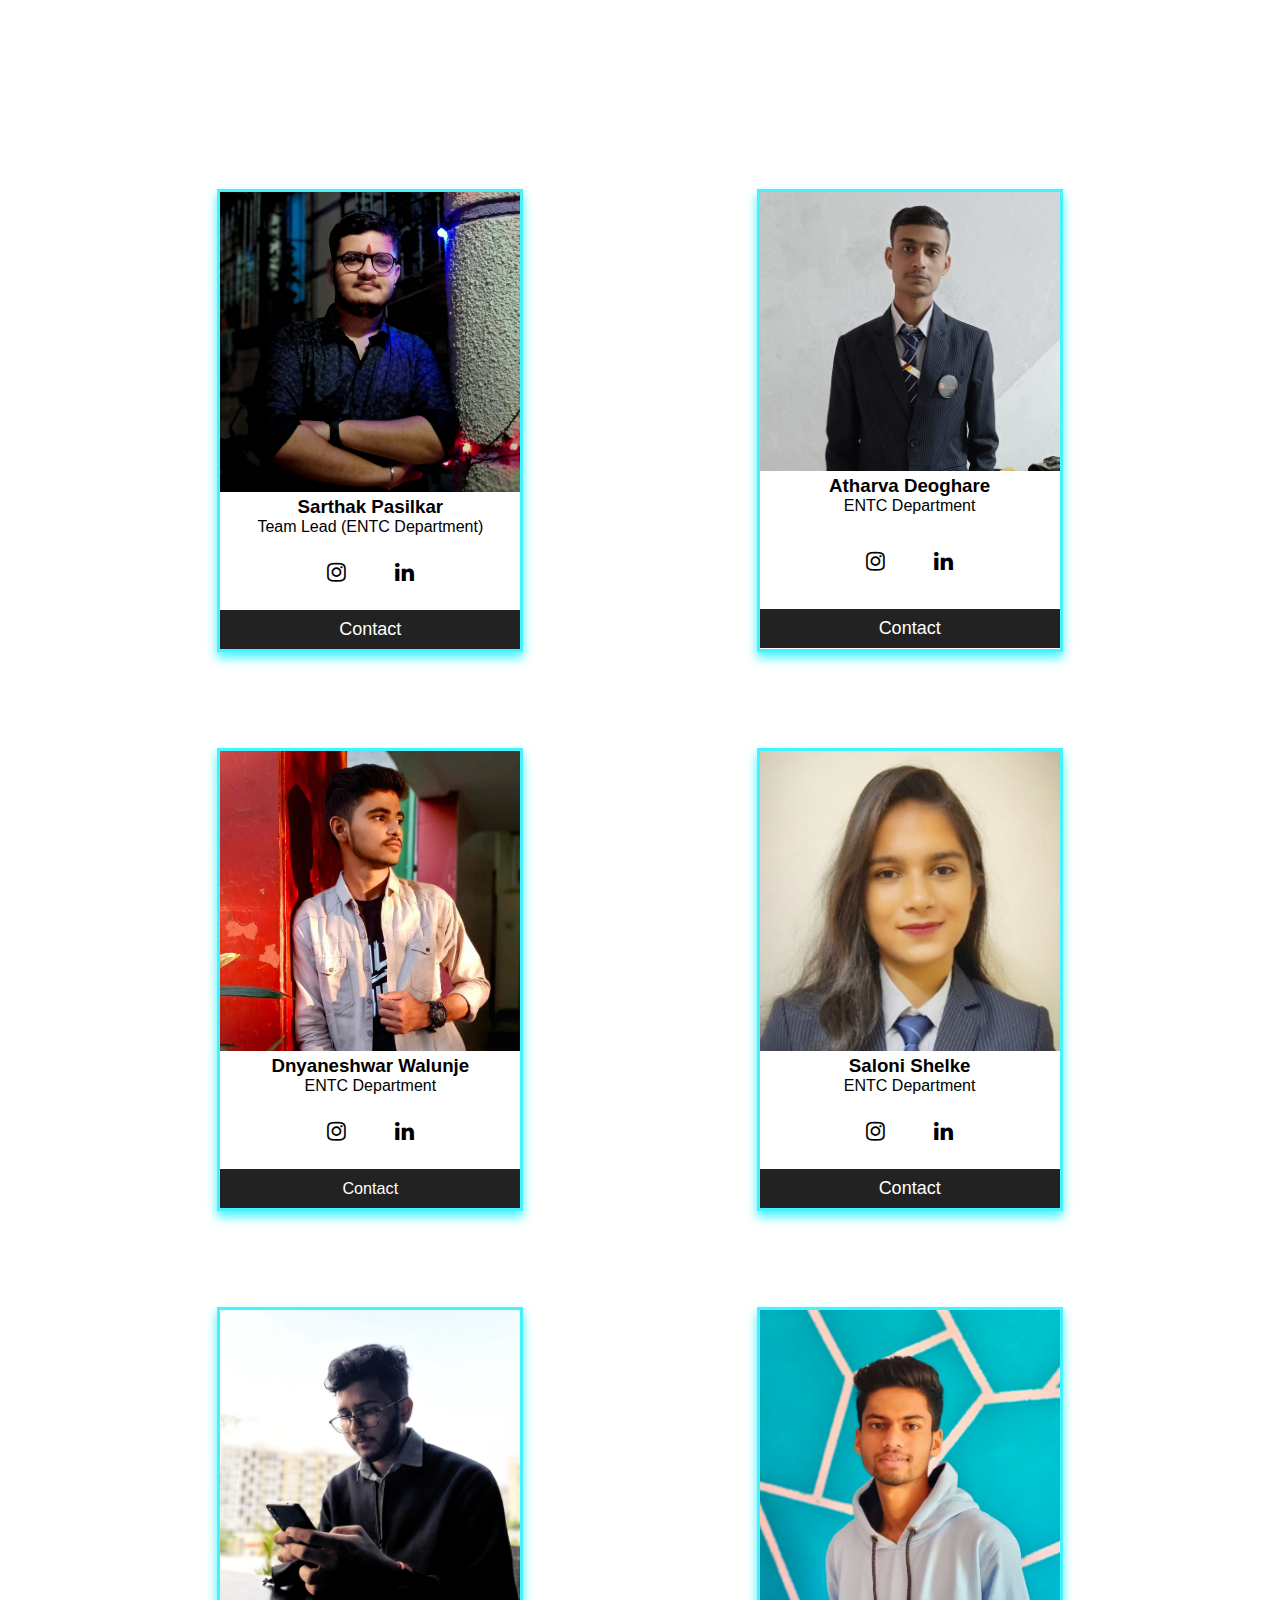
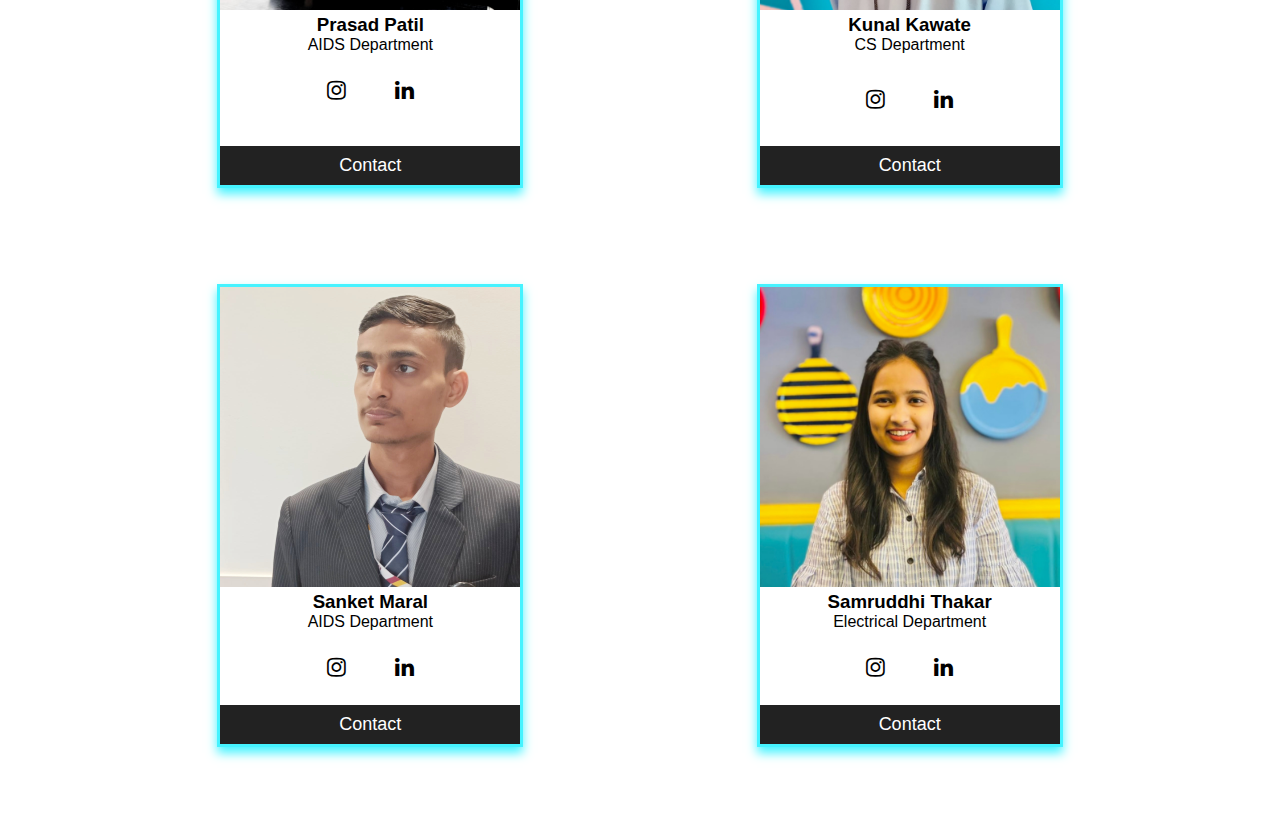
<file: OctaClan team/team.html>
<!DOCTYPE html>
<html>

<head>
    <link rel="stylesheet" href="https://cdnjs.cloudflare.com/ajax/libs/font-awesome/4.7.0/css/font-awesome.min.css">
    <link rel="preconnect" href="https://fonts.googleapis.com">
    <link rel="preconnect" href="https://fonts.gstatic.com" crossorigin>
    <link href="https://fonts.googleapis.com/css2?family=Orbitron:wght@800&display=swap" rel="stylesheet">

    <title>Team OctaClan</title>
    <link rel="stylesheet" href="styleSheet.css">
</head>

<body class="body">
    <header>
        <h1 class="heading">Team OctaClan</h1>
    </header>

    <main class="container">


        <div class="box">
            <div class="card ">
                <img src="ProFilePics/Sarthak_Pasilker.jpg" alt="Profile Picture" style="width:100%"
                    title="Team Member">
                <h3 class="name">Sarthak Pasilkar</h3>
                <!-- <p class="title">About</p> -->
                <p>Team Lead (ENTC Department)</p>
                <div style="margin: 24px 0; ">
                    <a href="https://www.instagram.com/whoisspives/"><i class="fa fa-instagram icon"></i></a>
                    <a href="https://www.linkedin.com/in/sarthak-pasilkar-9a76a6231"><i
                            class="fa fa-linkedin icon"></i></a>
                </div>
                <p><button><a href="mailto:sarthakpasilkar704@gmail.com"
                            class="mail">Contact</a></button></p>
            </div>
            <div class="card">
                <img src="./ProFilePics/WhatsApp Image 2022-11-15 at 22.59.20.jpeg" alt="Profile Picture" style="width:100%"
                    title="Team Member">
                <h3 class="name">Atharva Deoghare</h3>
                <!-- <p class="title">about</p> -->
                <p>ENTC Department</p>
                <div style="margin: 34px 0;">
                    <a href="https://www.instagram.com/atharva_01_19/"><i class="fa fa-instagram icon"></i></a>
                    <a href="https://www.linkedin.com/in/atharva-deoghare-94a588229"><i
                            class="fa fa-linkedin icon"></i></a>
                </div>
                <p><button><a href="mailto:deoghareatharva@gmail.com"
                            class="mail"> Contact </a></button></p>
            </div>

           
        </div>


        <div class="box">
            <div class="card">
                <img src="ProFilePics/Dnyaneshwar_Walunje01.jpg" alt="Profile Picture" style="width:100%"
                    title="Team Member">
                <h3 class="name">Dnyaneshwar Walunje</h3>
                <!-- <p class="title">about</p> -->
                <p>ENTC Department</p>
                <div style="margin: 24px 0;">
                    <a href="https://www.instagram.com/im_dnyaneshwar29/"><i class="fa fa-instagram icon"></i></a>
                    <a href="https://www.linkedin.com/in/dnyaneshwar-walunje-095590229"><i
                            class="fa fa-linkedin icon"></i></a>
                </div>
                <p><button><a href="mailto:dnyaneshwarwalunje123@gmail.com"
                            class="addmail">Contact</a></button></p>
            </div>
            <div class="card">
                <img src="ProFilePics/Saloni_Shelke.jpg" alt="Profile Picture" style="width:100%" title="Team Member">
                <h3 class="name">Saloni Shelke</h3>
                <!-- <p class="title">about</p> -->
                <p>ENTC Department</p>
                <div style="margin: 24px 0;">
                    <a href="https://www.instagram.com/saloniii_s_s/"><i class="fa fa-instagram icon"></i></a>
                    <a href="https://www.linkedin.com/in/saloni-shelke-22a410229"><i
                            class="fa fa-linkedin icon"></i></a>
                </div>
                <p><button><a href="mailto:salonishelke2003@gmail.com"
                            class="mail">Contact</a></button></p>
            </div>
            
        </div>


        <div class="box">
            <div class="card">
                <img src="ProFilePics/Prasad_Patil.jpg" alt="Profile Picture" style="width:100%" title="Team Member">
                <h3 class="name">Prasad Patil</h3>
                <!-- <p class="title">about</p> -->
                <p>AIDS Department</p>
                <div style="margin-top: 24px; margin-bottom: 42.4px;">
                    <a href="https://www.instagram.com/prasad_p_34/"><i class="fa fa-instagram icon"></i></a>
                    <a href="#"><i class="fa fa-linkedin icon"></i></a>
                </div>
                <p><button><a href="mailto:prasadspatil3@gmail.com" class="mail">Contact</a></button>
                </p>
            </div>
            <div class="card">
                <img src="ProFilePics/Kunal_Kawate.jpg" alt="Profile Picture" style="width:100%" title="Team Member">
                <h3 class="name">Kunal Kawate</h3>
                <!-- <p class="title">about</p> -->
                <p>CS Department</p>
                <div style="margin: 33px 0;">
                    <a href="https://www.instagram.com/kunya.thing/"><i class="fa fa-instagram icon"></i></a>
                    <a href="https://www.linkedin.com/in/kunal-kawate-ꪜ-168587229"><i
                            class="fa fa-linkedin icon"></i></a>
                </div>
                <p><button><a href="mailto:kunalkawate424@gmail.com" class="mail">Contact</a></button>
                </p>
            </div>
        </div>


        <div class="box">
            <div class="card">
                <img src="./ProFilePics/Atharva_Deoghare.jpg" alt="Profile Picture" style="width:100%" title="Team Member">
                <h3 class="name">Sanket Maral</h3>
                <!-- <p class="title">about</p> -->
                <p>AIDS  Department</p>
                <div style="margin: 24px 0;">
                    <a href="https://instagram.com/signum_073?igshid=YmMyMTA2M2Y="><i class="fa fa-instagram icon"></i></a>
                    <a href="https://www.linkedin.com/in/sanketmaral23579"><i
                            class="fa fa-linkedin icon"></i></a>
                </div>
                <p><button><a href="mailto:sanketmaral1205@gmail.com"
                            class="mail">Contact</a></button></p>
            </div>
            <div class="card">
                <img src="ProFilePics/Samruddhi Thakar.jpg" alt="Profile Picture" style="width:100%"
                    title="Team Member">
                <h3 class="name">Samruddhi Thakar</h3>
                <!-- <p class="title">about</p> -->
                <p>Electrical Department</p>
                <div style="margin: 24px 0;">
                    <a href="https://www.instagram.com/_samu_2701/"><i class="fa fa-instagram icon"></i></a>
                    <a href="https://www.linkedin.com/in/samruddhi-thakar-65700a229"><i
                            class="fa fa-linkedin icon"></i></a>
                </div>
                <p><button><a href="mailto:samruddhithakar27@gmail.com"
                            class="mail">Contact</a></button></p>
            </div>
        </div>
    </main>
    <footer>
        <h4 class="foot">Team OctaClan |Copyright © 2022 all rights reserved </h4>
    </footer>
</body>

</html>
</file>
<file: OctaClan team/styleSheet.css>
* {
    margin: 0;
    padding: 0;
 
}

body{
    background:#fff;
}
.heading {
    margin-top: 1em;
    font-family: 'Orbitron', sans-serif;
    text-align: center;
    font-size: 3em;
    color: black;
}
.card {
    box-shadow: 0 6px 10px 0 #45f3ff;
    max-width: 300px;
    margin: 1em;
    text-align: center;
    font-family: arial;
    background-color: white;
    transition: transform .25s;
    border: 0.2em solid #45f3ff;
}

.card:hover {
    transform: scale(1.09);
}

.title {
    color: #45f3ff;
    font-size: 18px;
}

button {
    border: none;
    outline: 0;
    display: inline-block;
    padding: 9px;
    color: #45f3ff;
    background-color: #222;
    text-align: center;
    cursor: pointer;
    width: 100%;
    font-size: 18px;
}

a {
    text-decoration: none;
    font-size: 22px;
    color: black;
}

button:hover,
a:hover {
    opacity: 0.7;
    color: #45f3ff;
}

.box {
    margin-top: 4em;
    display: flex;
    flex-wrap: wrap;
    justify-content: space-evenly;
}

@media screen and (max-width: 62em) {
    .card {
        max-width: 600px;
        border: 0.4em solid #45f3ff;
    }
}

.heading {
    margin-top: 1em;
    font-family: 'Orbitron', sans-serif;
    text-align: center;
    font-size: 3em;
    color: white;
}

.foot {
    margin-top: 1em;
    margin-bottom: 1em;
    text-align: center;
    color: white;

}




.icon {
    margin-left: 1em;
    margin-right: 1em;
}

.mail {
    color: white;
    font-size: 1em;
}

.addmail {
    color: white;
    font-size: 0.9em;
}
</file>
